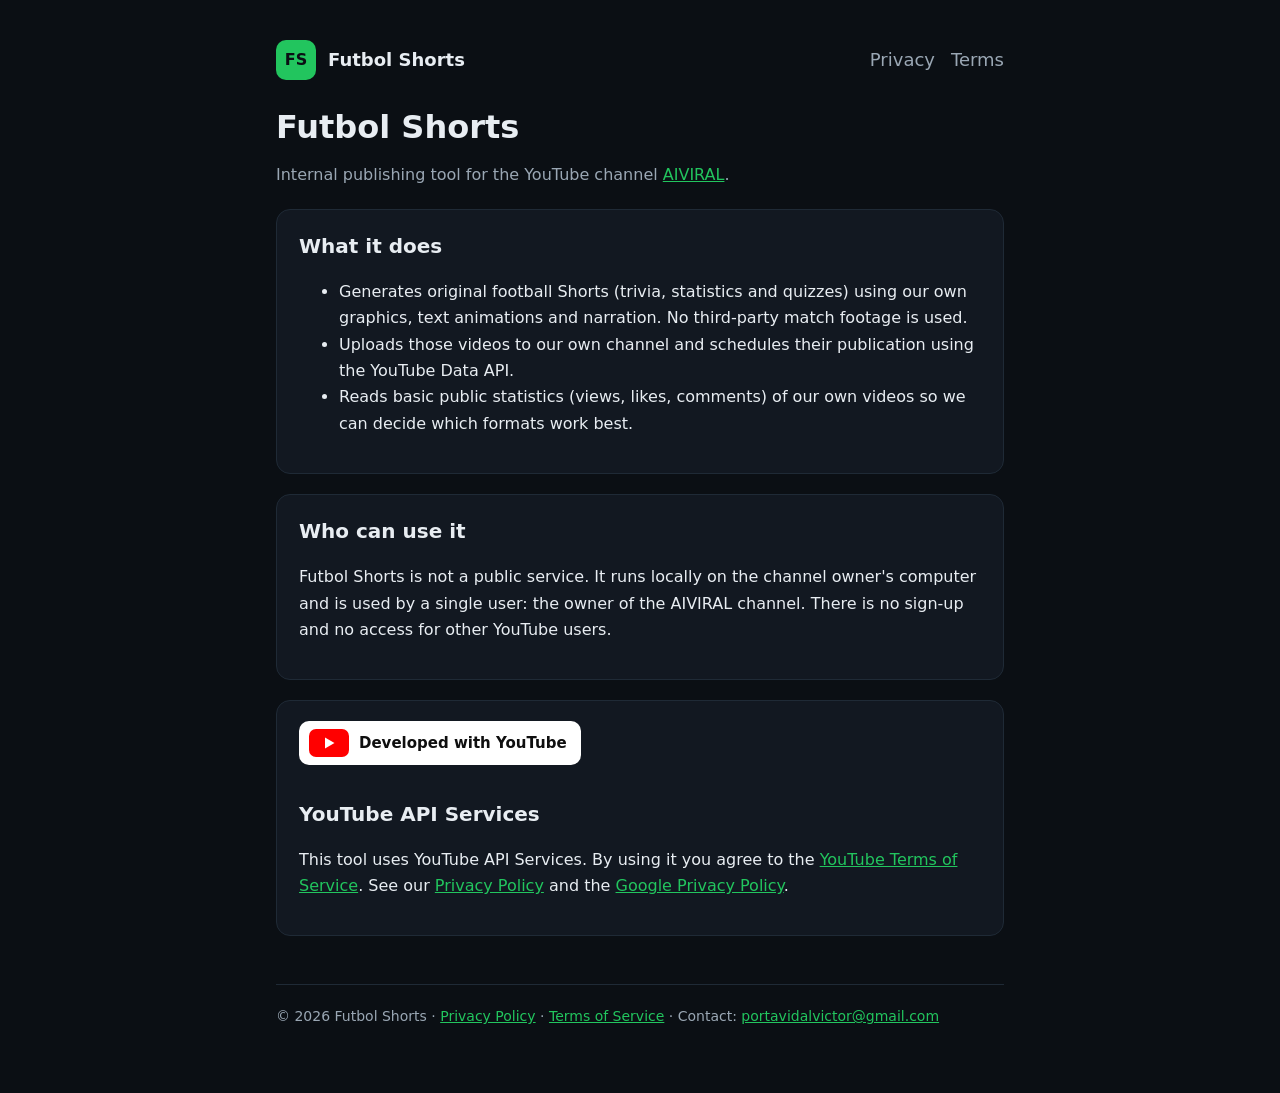
<file: index.html>
<!doctype html>
<html lang="en">
<head>
<meta charset="utf-8">
<meta name="viewport" content="width=device-width,initial-scale=1">
<title>Futbol Shorts</title>
<meta name="description" content="Futbol Shorts: internal tool that uploads original football Shorts to the AIVIRAL YouTube channel.">
<link rel="stylesheet" href="style.css">
</head>
<body>
<div class="wrap">
  <header>
    <div class="logo">FS</div><a href="/">Futbol Shorts</a>
    <nav><a href="privacy.html">Privacy</a><a href="terms.html">Terms</a></nav>
  </header>

  <h1>Futbol Shorts</h1>
  <p class="muted">Internal publishing tool for the YouTube channel
    <a href="https://www.youtube.com/channel/UCr5DU5RxwgQmh3N1REvmIcw">AIVIRAL</a>.</p>

  <div class="card">
    <h2 style="margin-top:0">What it does</h2>
    <ul>
      <li>Generates original football Shorts (trivia, statistics and quizzes) using our own graphics, text animations and narration. No third-party match footage is used.</li>
      <li>Uploads those videos to our own channel and schedules their publication using the YouTube Data API.</li>
      <li>Reads basic public statistics (views, likes, comments) of our own videos so we can decide which formats work best.</li>
    </ul>
  </div>

  <div class="card">
    <h2 style="margin-top:0">Who can use it</h2>
    <p>Futbol Shorts is not a public service. It runs locally on the channel owner's computer and is used by a single user: the owner of the AIVIRAL channel. There is no sign-up and no access for other YouTube users.</p>
  </div>

  <div class="card">
    <a class="yt-badge" href="https://www.youtube.com" aria-label="YouTube">
      <svg width="40" height="28" viewBox="0 0 40 28" aria-hidden="true"><rect width="40" height="28" rx="7" fill="#FF0000"/><path d="M16 8.5v11l9.5-5.5z" fill="#fff"/></svg>
      <span>Developed with YouTube</span>
    </a>
    <h2>YouTube API Services</h2>
    <p>This tool uses YouTube API Services. By using it you agree to the
      <a href="https://www.youtube.com/t/terms">YouTube Terms of Service</a>. See our
      <a href="privacy.html">Privacy Policy</a> and the
      <a href="https://policies.google.com/privacy">Google Privacy Policy</a>.</p>
  </div>

  <footer>© 2026 Futbol Shorts · <a href="privacy.html">Privacy Policy</a> · <a href="terms.html">Terms of Service</a> · Contact: <a href="mailto:portavidalvictor@gmail.com">portavidalvictor@gmail.com</a></footer>
</div>
</body>
</html>
</file>
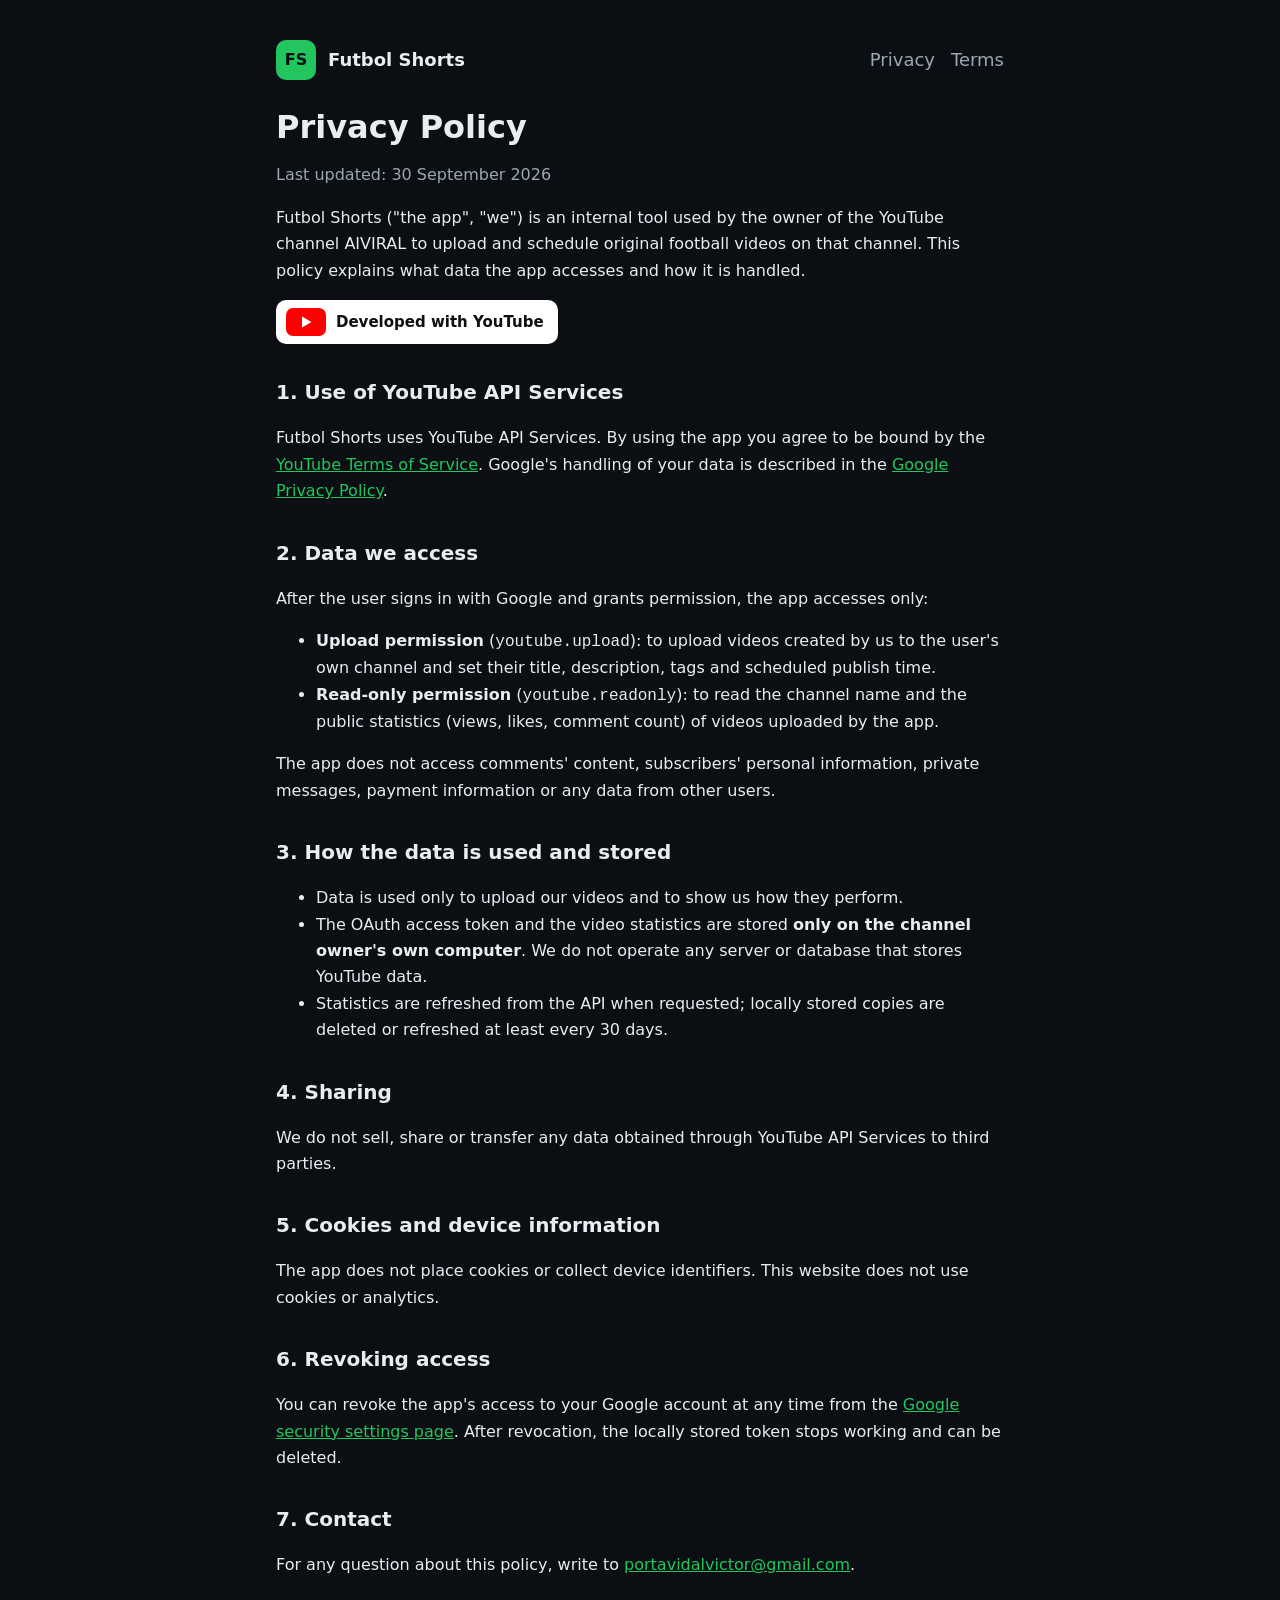
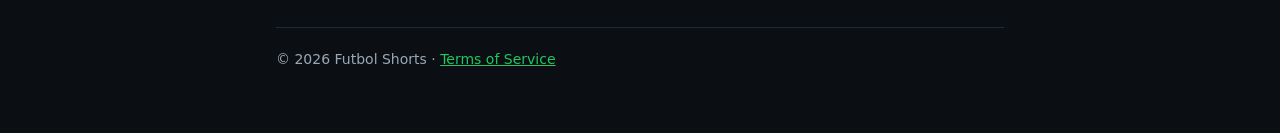
<file: privacy.html>
<!doctype html>
<html lang="en">
<head>
<meta charset="utf-8">
<meta name="viewport" content="width=device-width,initial-scale=1">
<title>Futbol Shorts Privacy</title>
<meta name="description" content="Privacy Policy of Futbol Shorts, including its use of YouTube API Services.">
<link rel="stylesheet" href="style.css">
</head>
<body>
<div class="wrap">
  <header>
    <div class="logo">FS</div><a href="/">Futbol Shorts</a>
    <nav><a href="privacy.html">Privacy</a><a href="terms.html">Terms</a></nav>
  </header>

  <h1>Privacy Policy</h1>
  <p class="muted">Last updated: 30 September 2026</p>

  <p>Futbol Shorts ("the app", "we") is an internal tool used by the owner of the YouTube channel AIVIRAL to upload and schedule original football videos on that channel. This policy explains what data the app accesses and how it is handled.</p>

  <a class="yt-badge" href="https://www.youtube.com" aria-label="YouTube">
    <svg width="40" height="28" viewBox="0 0 40 28" aria-hidden="true"><rect width="40" height="28" rx="7" fill="#FF0000"/><path d="M16 8.5v11l9.5-5.5z" fill="#fff"/></svg>
    <span>Developed with YouTube</span>
  </a>

  <h2>1. Use of YouTube API Services</h2>
  <p>Futbol Shorts uses YouTube API Services. By using the app you agree to be bound by the
    <a href="https://www.youtube.com/t/terms">YouTube Terms of Service</a>. Google's handling of your data is described in the
    <a href="https://policies.google.com/privacy">Google Privacy Policy</a>.</p>

  <h2>2. Data we access</h2>
  <p>After the user signs in with Google and grants permission, the app accesses only:</p>
  <ul>
    <li><strong>Upload permission</strong> (<code>youtube.upload</code>): to upload videos created by us to the user's own channel and set their title, description, tags and scheduled publish time.</li>
    <li><strong>Read-only permission</strong> (<code>youtube.readonly</code>): to read the channel name and the public statistics (views, likes, comment count) of videos uploaded by the app.</li>
  </ul>
  <p>The app does not access comments' content, subscribers' personal information, private messages, payment information or any data from other users.</p>

  <h2>3. How the data is used and stored</h2>
  <ul>
    <li>Data is used only to upload our videos and to show us how they perform.</li>
    <li>The OAuth access token and the video statistics are stored <strong>only on the channel owner's own computer</strong>. We do not operate any server or database that stores YouTube data.</li>
    <li>Statistics are refreshed from the API when requested; locally stored copies are deleted or refreshed at least every 30 days.</li>
  </ul>

  <h2>4. Sharing</h2>
  <p>We do not sell, share or transfer any data obtained through YouTube API Services to third parties.</p>

  <h2>5. Cookies and device information</h2>
  <p>The app does not place cookies or collect device identifiers. This website does not use cookies or analytics.</p>

  <h2>6. Revoking access</h2>
  <p>You can revoke the app's access to your Google account at any time from the
    <a href="https://security.google.com/settings/security/permissions">Google security settings page</a>. After revocation, the locally stored token stops working and can be deleted.</p>

  <h2>7. Contact</h2>
  <p>For any question about this policy, write to <a href="mailto:portavidalvictor@gmail.com">portavidalvictor@gmail.com</a>.</p>

  <footer>© 2026 Futbol Shorts · <a href="terms.html">Terms of Service</a></footer>
</div>
</body>
</html>
</file>
<file: style.css>
:root{--bg:#0b0f14;--card:#121821;--text:#e8edf2;--muted:#9aa7b4;--accent:#22c55e;--line:#1f2a36}
*{box-sizing:border-box}
body{margin:0;background:var(--bg);color:var(--text);font:16px/1.65 system-ui,-apple-system,Segoe UI,Roboto,sans-serif}
.wrap{max-width:760px;margin:0 auto;padding:40px 16px 64px}
header{display:flex;align-items:center;gap:12px;margin-bottom:28px}
.logo{width:40px;height:40px;border-radius:10px;background:var(--accent);display:grid;place-items:center;color:#0b0f14;font-weight:800}
header a{color:var(--text);text-decoration:none;font-weight:700;font-size:18px}
nav{margin-left:auto;display:flex;gap:16px;font-size:14px}
nav a{color:var(--muted);font-weight:500}
h1{font-size:32px;line-height:1.2;margin:0 0 12px}
h2{font-size:20px;margin:32px 0 8px}
p,li{color:var(--text)}
.muted{color:var(--muted)}
a{color:var(--accent)}
.card{background:var(--card);border:1px solid var(--line);border-radius:14px;padding:20px 22px;margin:20px 0}
.yt-badge{display:inline-flex;align-items:center;gap:10px;padding:8px 14px 8px 10px;border-radius:10px;background:#fff;color:#0f0f0f;text-decoration:none;font-weight:600;font-size:15px}
footer{margin-top:48px;padding-top:20px;border-top:1px solid var(--line);font-size:14px;color:var(--muted)}
</file>
